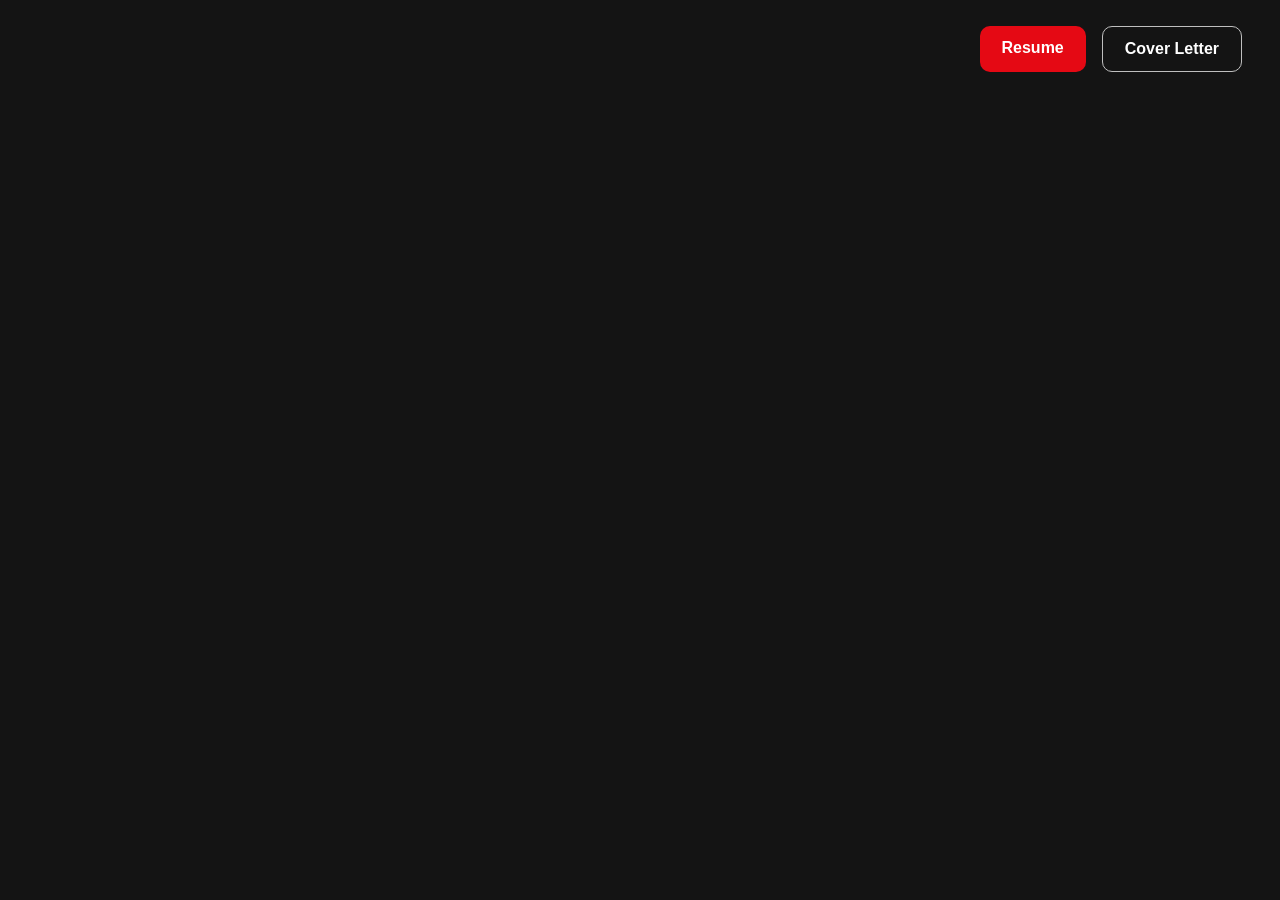
<file: index.html>
<!DOCTYPE html>
<html lang="en">
<head>
  <meta charset="UTF-8" />
  <meta name="viewport" content="width=device-width, initial-scale=1.0" />
  <title>Ibrahim Portfolio</title>
  <link rel="stylesheet" href="style.css" />
</head>
<body class="netflix-home">
  <div class="top-buttons">
    <a href="Abdillahi%20Resume.pdf" target="_blank" class="top-btn">Resume</a>
    <a href="cover-letter.pdf" target="_blank" class="top-btn secondary">Cover Letter</a>
  </div>

  <div class="intro-logo-wrap" id="introLogoWrap">
    <h1 class="intro-logo" id="introLogo">My Portfolio</h1>
  </div>

  <main class="profile-screen hidden" id="profileScreen">
    <h2 class="who-title fade-in">Who’s viewing?</h2>

    <div class="profile-grid">
      <a href="work.html" class="profile-card fade-up" style="animation-delay: 0.1s;">
        <div class="profile-icon red">W</div>
        <span>Work</span>
      </a>

      <a href="about.html" class="profile-card fade-up" style="animation-delay: 0.2s;">
        <div class="profile-icon blue">A</div>
        <span>About</span>
      </a>

      <a href="resume.html" class="profile-card fade-up" style="animation-delay: 0.3s;">
        <div class="profile-icon green">R</div>
        <span>Resume</span>
      </a>

      <a href="education.html" class="profile-card fade-up" style="animation-delay: 0.4s;">
        <div class="profile-icon yellow">E</div>
        <span>Education</span>
      </a>

      <a href="contact.html" class="profile-card fade-up" style="animation-delay: 0.5s;">
        <div class="profile-icon purple">C</div>
        <span>Contact</span>
      </a>

      <a href="capstone-docs.html" class="profile-card fade-up" style="animation-delay: 0.6s;">
    <div class="profile-icon red">D</div>
    <span>Capstone Docs</span>
        
    </div>
  </main>

  <script src="script.js"></script>
</body>
</html>
</file>
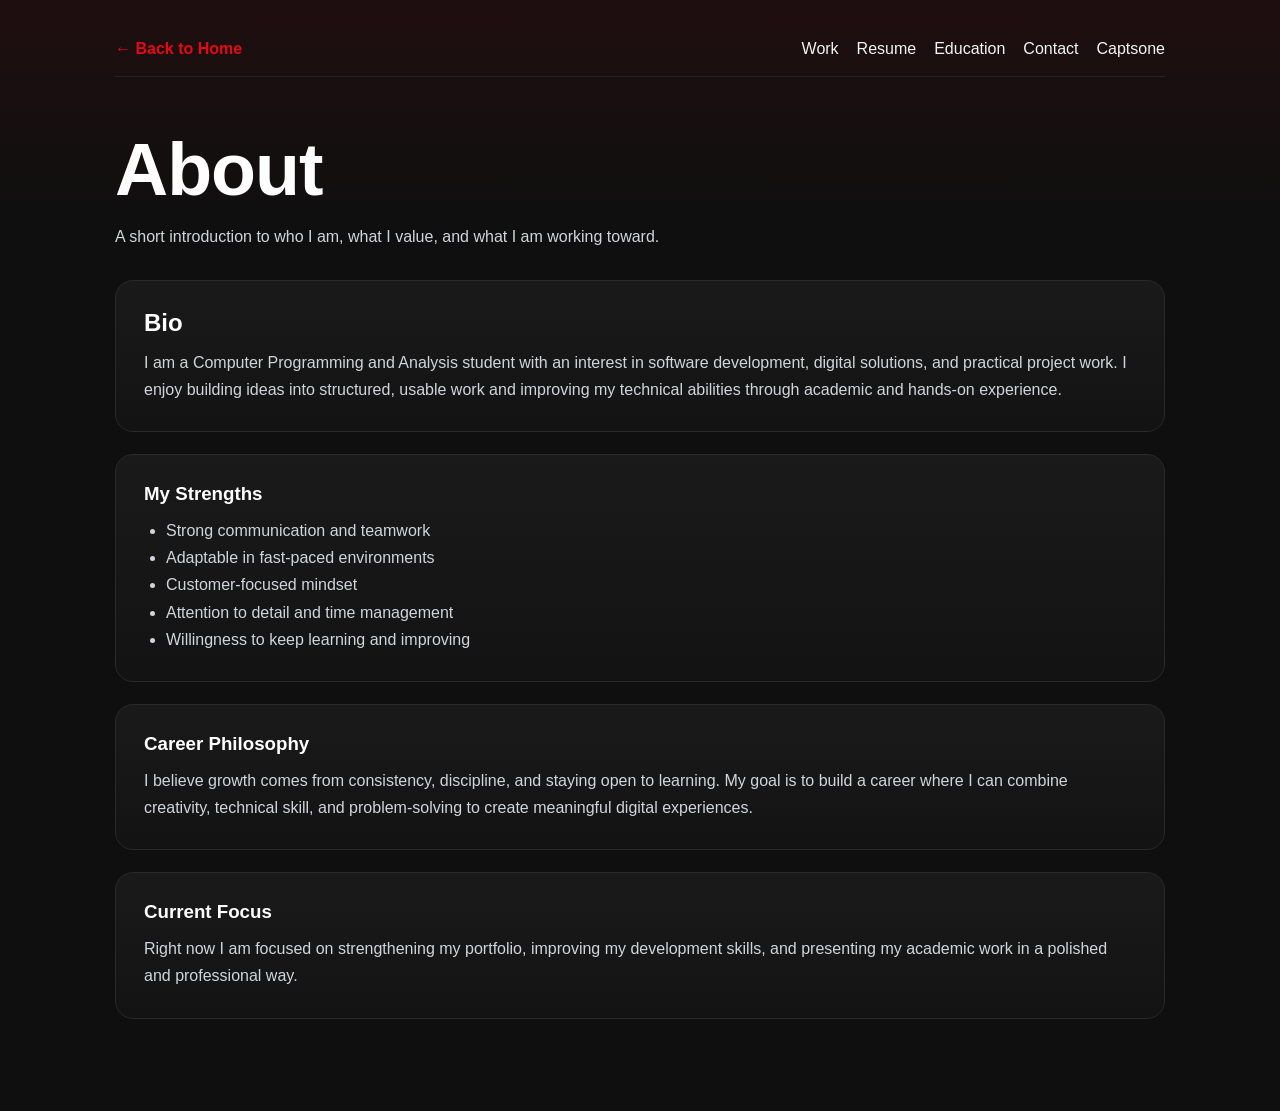
<file: about.html>
<!DOCTYPE html>
<html lang="en">
<head>
  <meta charset="UTF-8" />
  <meta name="viewport" content="width=device-width, initial-scale=1.0" />
  <title>About | My Portfolio</title>
  <link rel="stylesheet" href="style.css" />
</head>
<body class="page">
  <div class="page-container">
    <div class="page-nav">
      <a href="index.html" class="back-link">← Back to Home</a>
      <div class="page-links">
        <a href="work.html">Work</a>
        <a href="resume.html">Resume</a>
        <a href="education.html">Education</a>
        <a href="contact.html">Contact</a>
        <a href="capstone-docs.html" >Captsone</a>
      </div>
    </div>

    <h1 class="fade-in">About</h1>
    <p class="page-intro fade-in">
      A short introduction to who I am, what I value, and what I am working toward.
    </p>

    <div class="page-card fade-up">
      <h2>Bio</h2>
      <p>
        I am a Computer Programming and Analysis student with an interest in software development,
        digital solutions, and practical project work. I enjoy building ideas into structured,
        usable work and improving my technical abilities through academic and hands-on experience.
      </p>
    </div>

    <div class="page-card fade-up" style="animation-delay: 0.1s;">
      <h3>My Strengths</h3>
      <ul>
        <li>Strong communication and teamwork</li>
        <li>Adaptable in fast-paced environments</li>
        <li>Customer-focused mindset</li>
        <li>Attention to detail and time management</li>
        <li>Willingness to keep learning and improving</li>
      </ul>
    </div>

    <div class="page-card fade-up" style="animation-delay: 0.2s;">
      <h3>Career Philosophy</h3>
      <p>
        I believe growth comes from consistency, discipline, and staying open to learning.
        My goal is to build a career where I can combine creativity, technical skill,
        and problem-solving to create meaningful digital experiences.
      </p>
    </div>

    <div class="page-card fade-up" style="animation-delay: 0.3s;">
      <h3>Current Focus</h3>
      <p>
        Right now I am focused on strengthening my portfolio, improving my development skills,
        and presenting my academic work in a polished and professional way.
      </p>
    </div>
  </div>
</body>
</html>
</file>
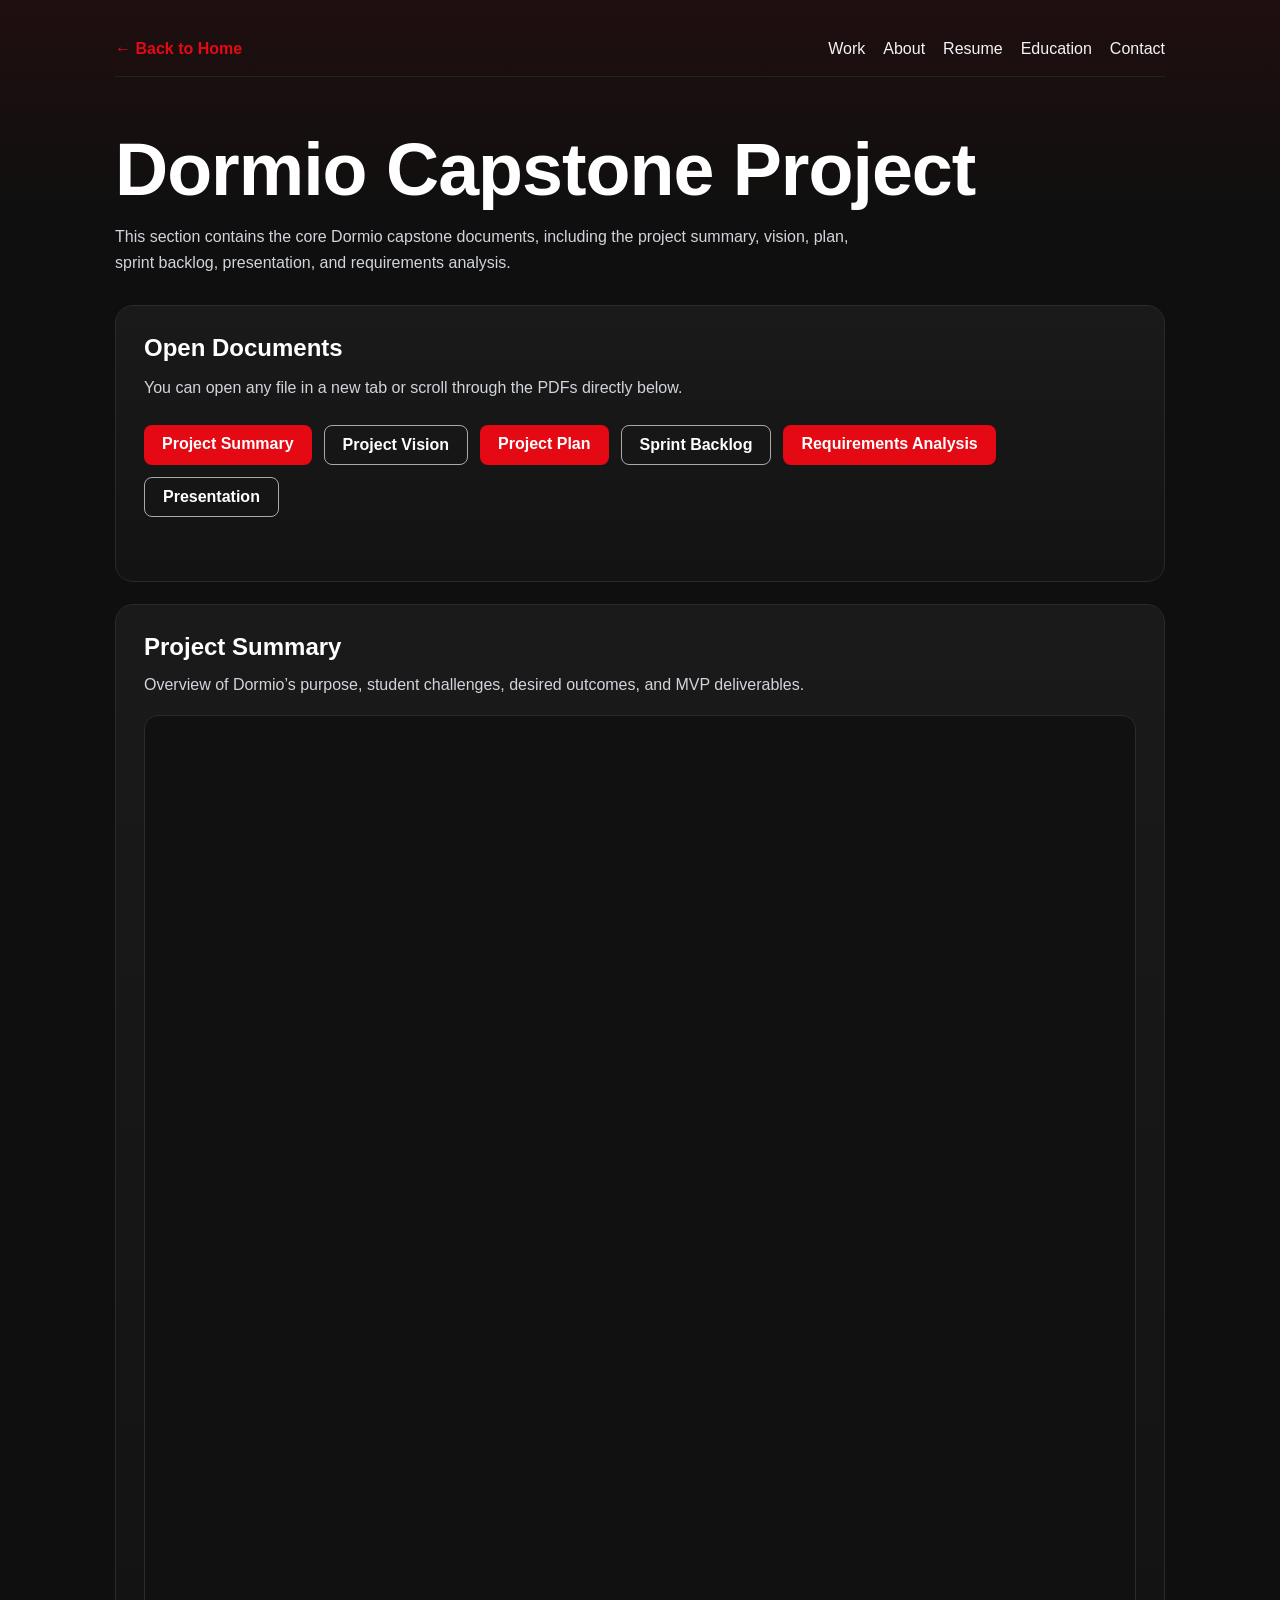
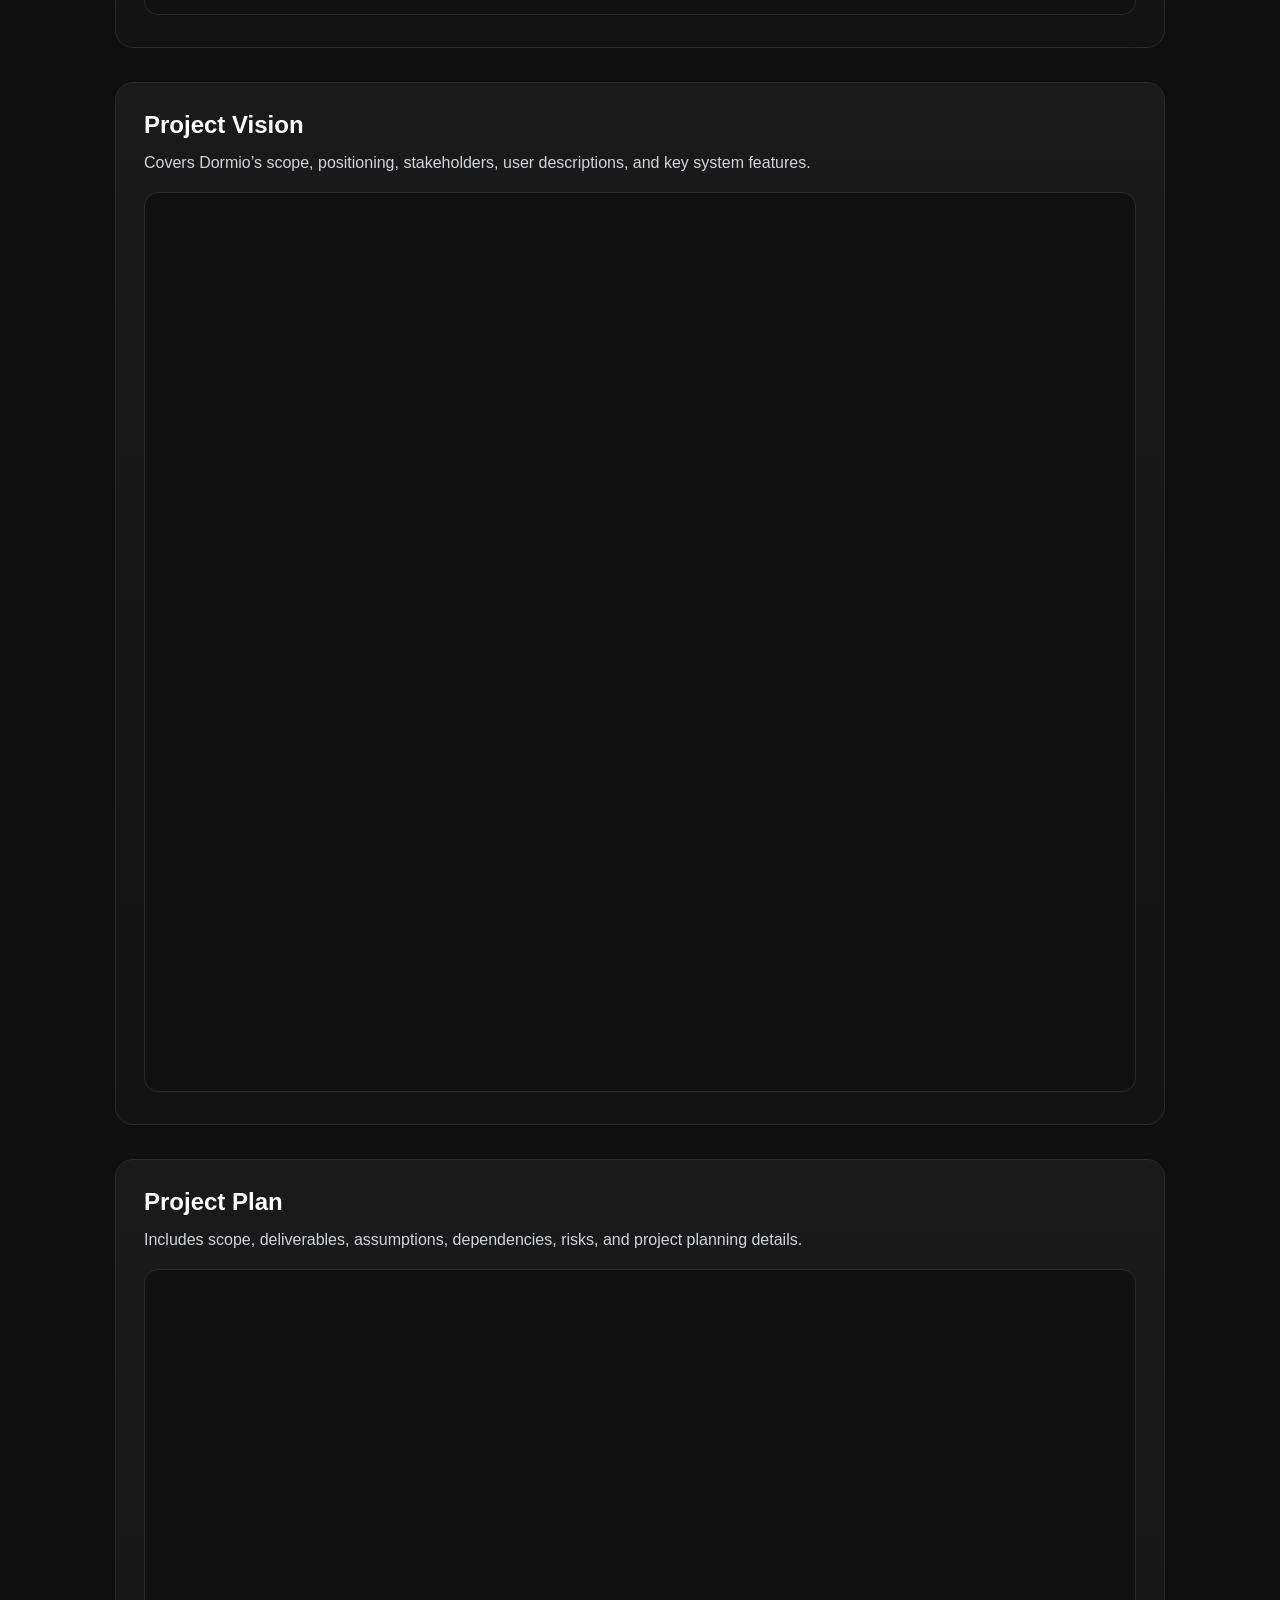
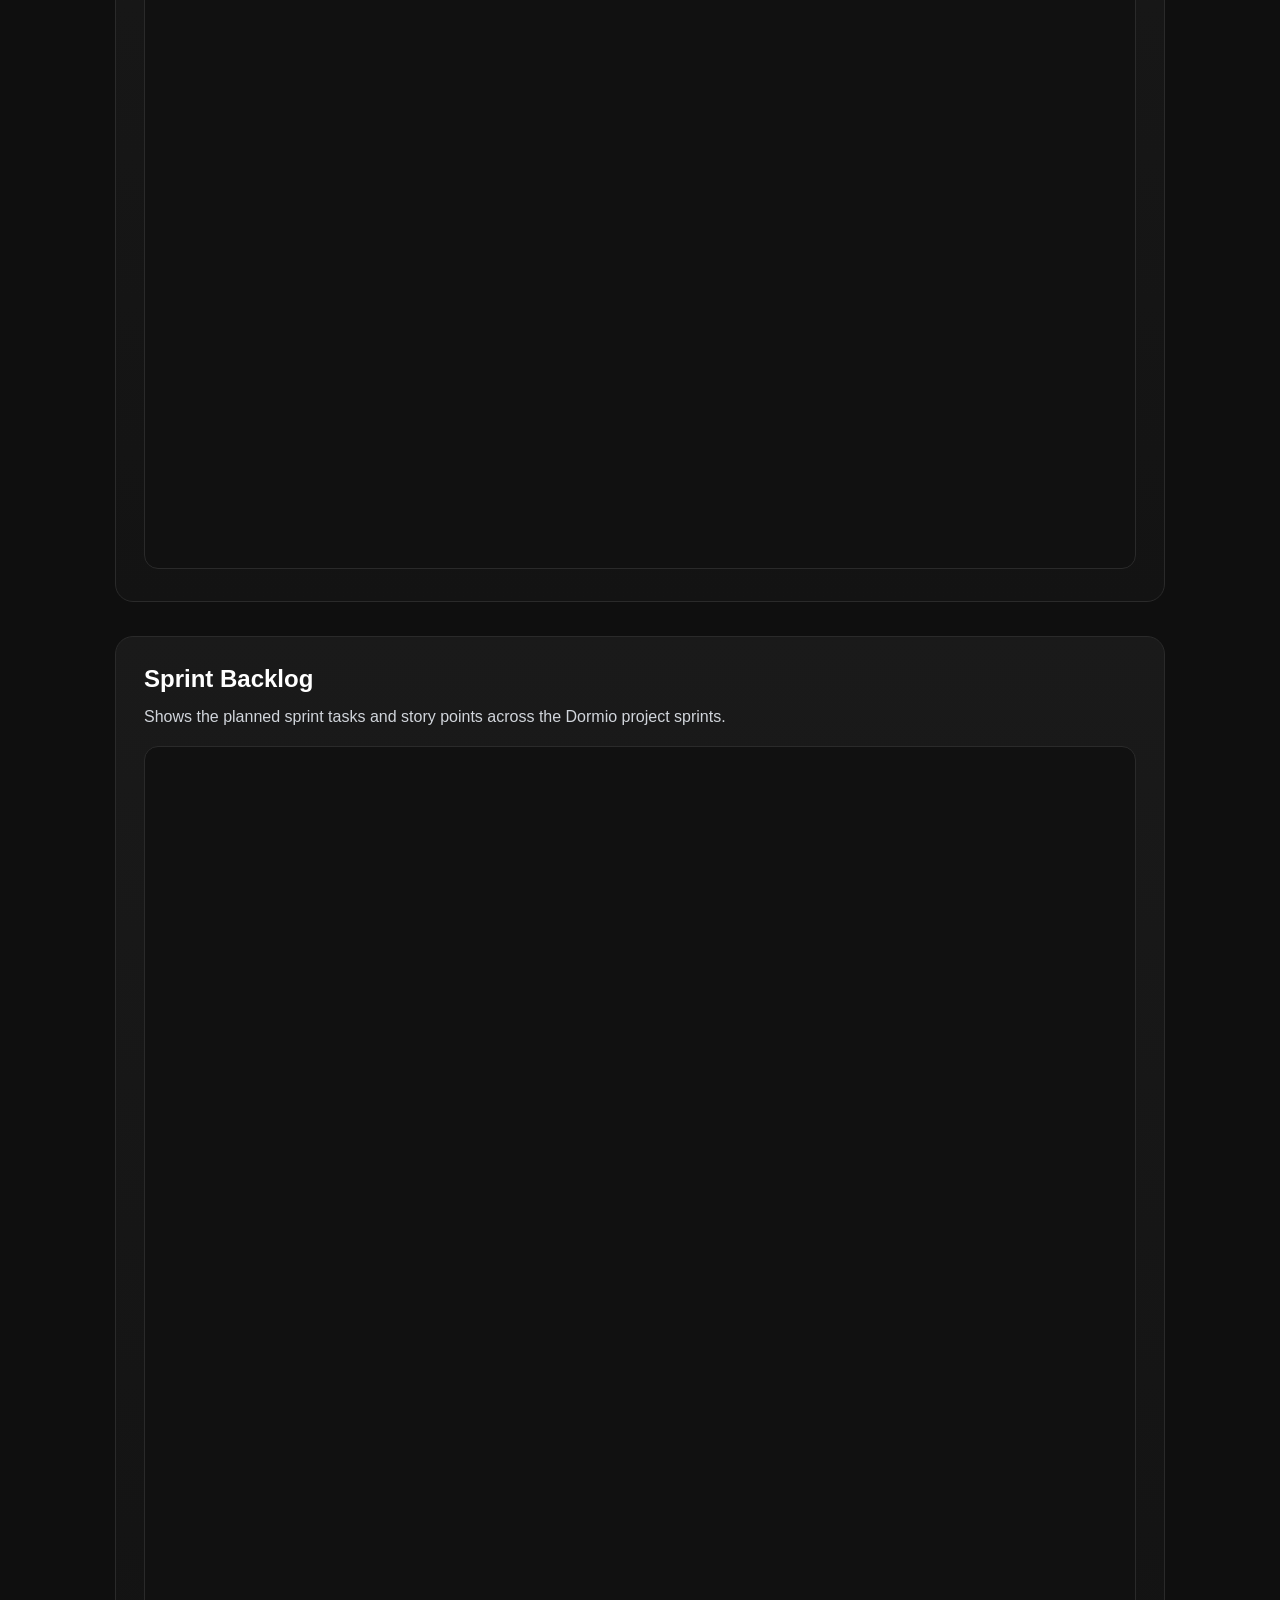
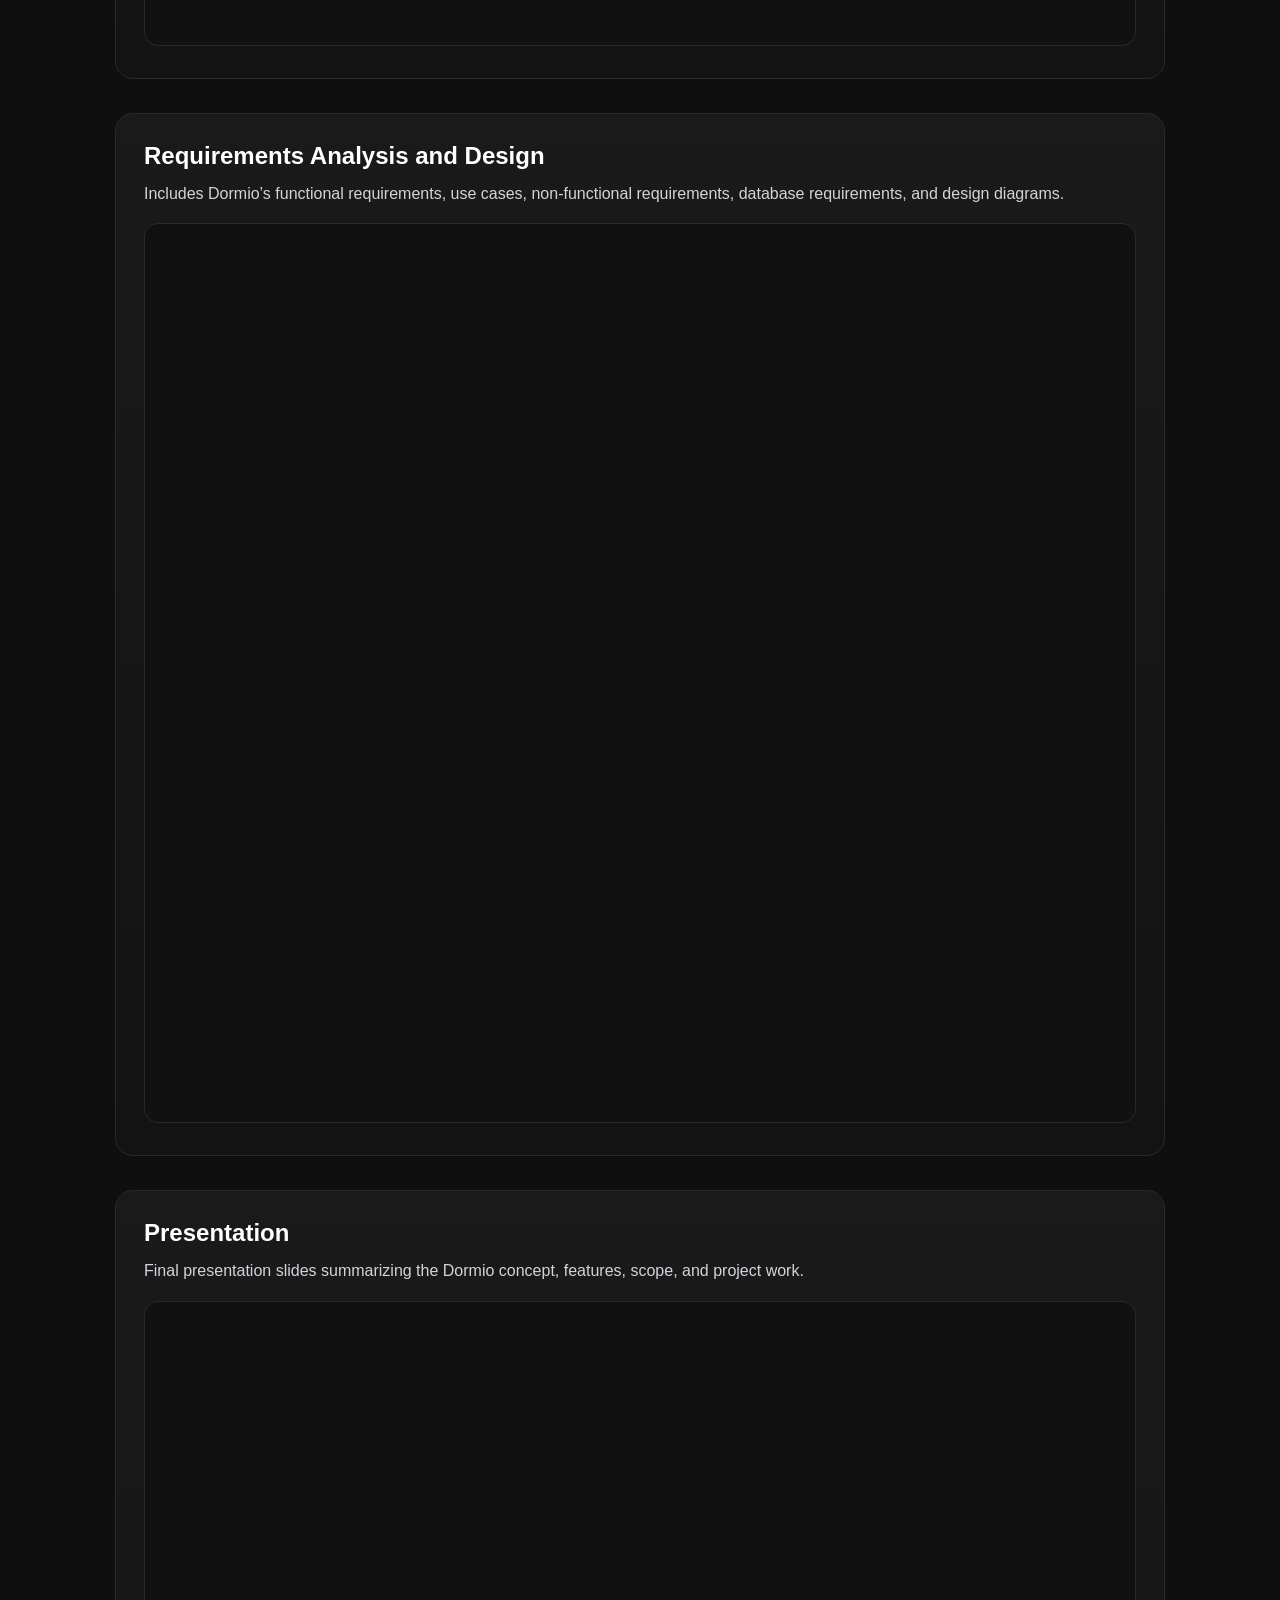
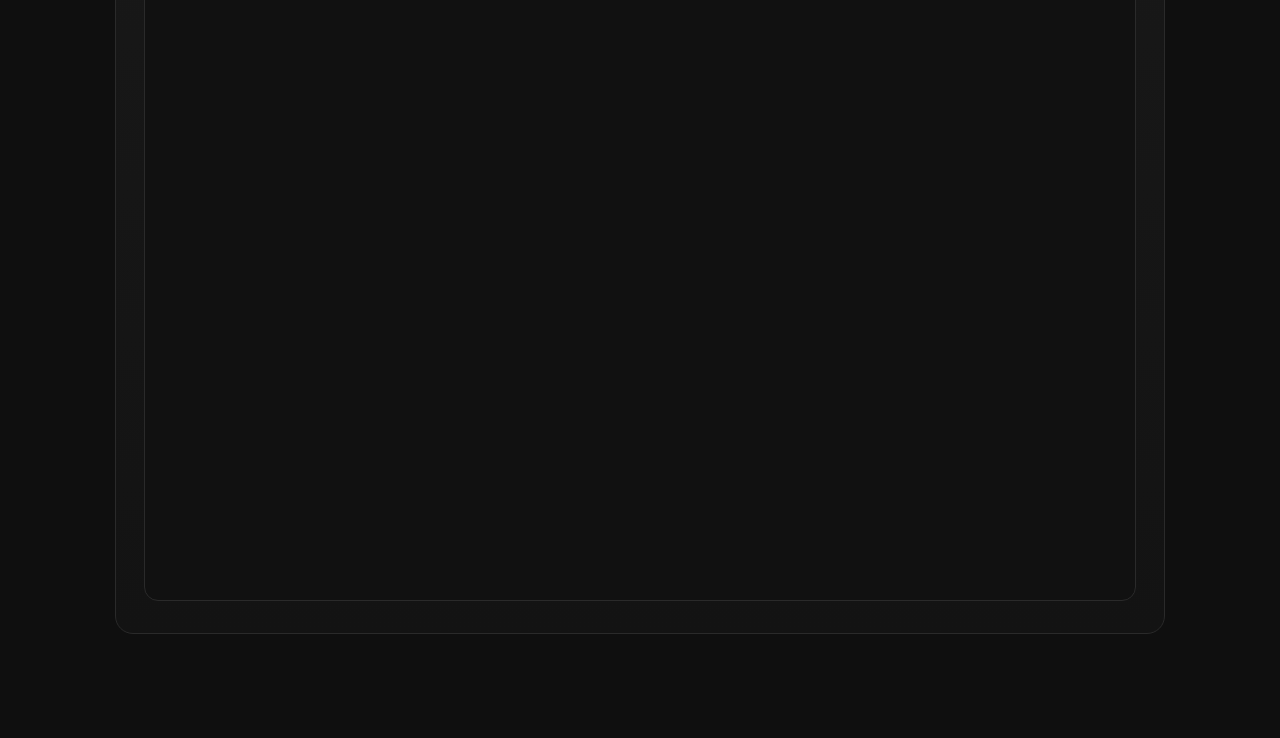
<file: capstone-docs.html>
<!DOCTYPE html>
<html lang="en">
<head>
  <meta charset="UTF-8" />
  <meta name="viewport" content="width=device-width, initial-scale=1.0" />
  <title>Dormio Capstone | Ibrahim Portfolio</title>
  <link rel="stylesheet" href="style.css" />
  <style>
    .capstone-hero {
      margin-bottom: 30px;
    }

    .doc-button-row {
      display: flex;
      flex-wrap: wrap;
      gap: 12px;
      margin: 24px 0 36px;
    }

    .doc-button {
      display: inline-block;
      padding: 10px 18px;
      border-radius: 8px;
      text-decoration: none;
      font-weight: 700;
      background: #e50914;
      color: #fff;
      transition: 0.25s ease;
    }

    .doc-button:hover {
      opacity: 0.9;
      transform: translateY(-2px);
    }

    .doc-button.secondary {
      background: transparent;
      border: 1px solid #aaa;
      color: #fff;
    }

    .doc-section {
      margin-bottom: 34px;
    }

    .doc-section h2 {
      margin-bottom: 10px;
    }

    .doc-section p {
      color: #d1d5db;
      margin-bottom: 16px;
      line-height: 1.7;
    }

    .pdf-frame {
      width: 100%;
      height: 900px;
      border: 1px solid #2a2a2a;
      border-radius: 14px;
      background: #111;
    }

    @media (max-width: 768px) {
      .pdf-frame {
        height: 650px;
      }
    }
  </style>
</head>
<body class="page">
  <div class="page-container">
    <div class="page-nav">
      <a href="index.html" class="back-link">← Back to Home</a>
      <div class="page-links">
        <a href="work.html">Work</a>
        <a href="about.html">About</a>
        <a href="resume.html">Resume</a>
        <a href="education.html">Education</a>
        <a href="contact.html">Contact</a>
      </div>
    </div>

    <div class="capstone-hero">
      <h1 class="fade-in">Dormio Capstone Project</h1>
      <p class="page-intro fade-in">
        This section contains the core Dormio capstone documents, including the project summary,
        vision, plan, sprint backlog, presentation, and requirements analysis.
      </p>
    </div>

    <div class="page-card fade-up">
      <h2>Open Documents</h2>
      <p>
        You can open any file in a new tab or scroll through the PDFs directly below.
      </p>

      <div class="doc-button-row">
        <a href="ProjectSummary.pdf" target="_blank" class="doc-button">Project Summary</a>
        <a href="F24_T12-Project_Vision.docx.pdf" target="_blank" class="doc-button secondary">Project Vision</a>
        <a href="F24-T12-Project Plan.docx.pdf" target="_blank" class="doc-button">Project Plan</a>
        <a href="F24-T12-Sprint Backlog.pdf" target="_blank" class="doc-button secondary">Sprint Backlog</a>
        <a href="F24_T12_Requirements Analysis and Design.docx.pdf" target="_blank" class="doc-button">Requirements Analysis</a>
        <a href="F24-T12-Dormio-Presentation.pdf" target="_blank" class="doc-button secondary">Presentation</a>
      </div>
    </div>

    <div class="page-card fade-up doc-section" style="animation-delay: 0.1s;">
      <h2>Project Summary</h2>
      <p>
        Overview of Dormio’s purpose, student challenges, desired outcomes, and MVP deliverables.
      </p>
      <iframe
        class="pdf-frame"
        src="ProjectSummary.pdf"
        title="Project Summary PDF">
      </iframe>
    </div>

    <div class="page-card fade-up doc-section" style="animation-delay: 0.2s;">
      <h2>Project Vision</h2>
      <p>
        Covers Dormio’s scope, positioning, stakeholders, user descriptions, and key system features.
      </p>
      <iframe
        class="pdf-frame"
        src="F24_T12-Project_Vision.docx.pdf"
        title="Project Vision PDF">
      </iframe>
    </div>

    <div class="page-card fade-up doc-section" style="animation-delay: 0.3s;">
      <h2>Project Plan</h2>
      <p>
        Includes scope, deliverables, assumptions, dependencies, risks, and project planning details.
      </p>
      <iframe
        class="pdf-frame"
        src="F24-T12-Project Plan.docx.pdf"
        title="Project Plan PDF">
      </iframe>
    </div>

    <div class="page-card fade-up doc-section" style="animation-delay: 0.4s;">
      <h2>Sprint Backlog</h2>
      <p>
        Shows the planned sprint tasks and story points across the Dormio project sprints.
      </p>
      <iframe
        class="pdf-frame"
        src="F24-T12-Sprint Backlog.pdf"
        title="Sprint Backlog PDF">
      </iframe>
    </div>

    <div class="page-card fade-up doc-section" style="animation-delay: 0.5s;">
      <h2>Requirements Analysis and Design</h2>
      <p>
        Includes Dormio’s functional requirements, use cases, non-functional requirements,
        database requirements, and design diagrams.
      </p>
      <iframe
        class="pdf-frame"
        src="F24_T12_Requirements Analysis and Design.docx.pdf"
        title="Requirements Analysis and Design PDF">
      </iframe>
    </div>

    <div class="page-card fade-up doc-section" style="animation-delay: 0.6s;">
      <h2>Presentation</h2>
      <p>
        Final presentation slides summarizing the Dormio concept, features, scope, and project work.
      </p>
      <iframe
        class="pdf-frame"
        src="F24-T12-Dormio-Presentation.pdf"
        title="Dormio Presentation PDF">
      </iframe>
    </div>
  </div>
</body>
</html>
</file>
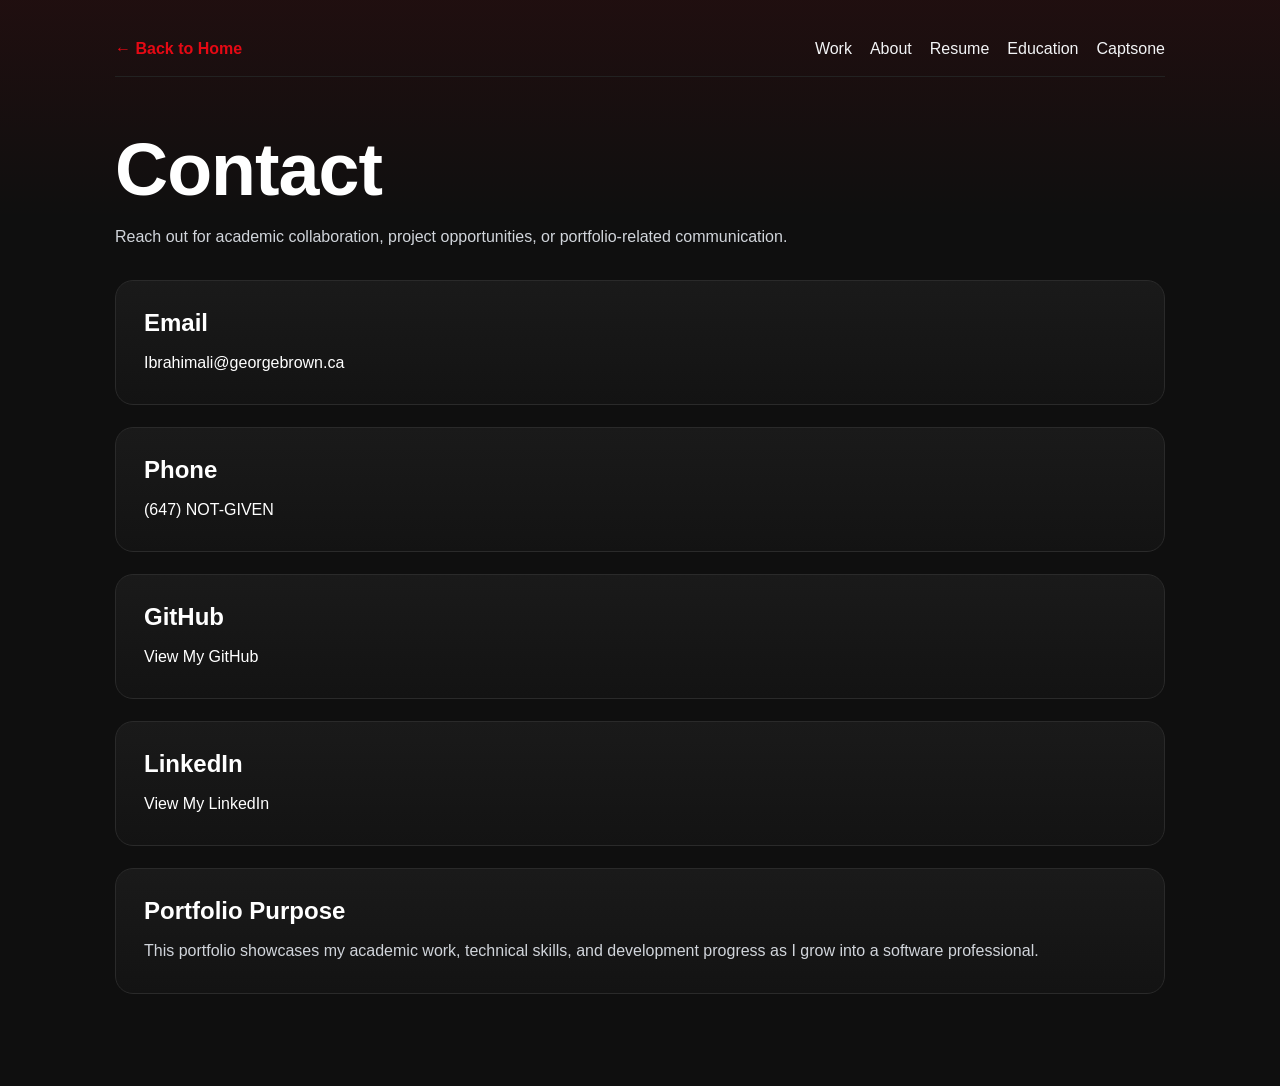
<file: contact.html>
<!DOCTYPE html>
<html lang="en">
<head>
  <meta charset="UTF-8" />
  <meta name="viewport" content="width=device-width, initial-scale=1.0" />
  <title>Contact | My Portfolio</title>
  <link rel="stylesheet" href="style.css" />
</head>

<body class="page">
  <div class="page-container">

   
    <div class="page-nav">
      <a href="index.html" class="back-link">← Back to Home</a>
      <div class="page-links">
        <a href="work.html">Work</a>
        <a href="about.html">About</a>
        <a href="resume.html">Resume</a>
        <a href="education.html">Education</a>
        <a href="capstone-docs.html" >Captsone</a>
      </div>
    </div>


    <h1 class="fade-in">Contact</h1>

    <p class="page-intro fade-in">
      Reach out for academic collaboration, project opportunities, or portfolio-related communication.
    </p>

   
    <div class="page-card fade-up">
      <h2>Email</h2>
      <p>
        <a href="mailto:Ibrahimali@georgebrown.ca" class="contact-link">
          Ibrahimali@georgebrown.ca
        </a>
      </p>
    </div>

    <!-- PHONE -->
    <div class="page-card fade-up" style="animation-delay: 0.1s;">
      <h2>Phone</h2>
      <p>
        <a href="tel:+1647NOTGIVEN" class="contact-link">
          (647) NOT-GIVEN
        </a>
      </p>
    </div>

   
    <div class="page-card fade-up" style="animation-delay: 0.2s;">
      <h2>GitHub</h2>
      <p>
        <a href="https://github.com/Ibazone" target="_blank" class="contact-link">
          View My GitHub
        </a>
      </p>
    </div>

    <div class="page-card fade-up" style="animation-delay: 0.3s;">
      <h2>LinkedIn</h2>
      <p>
        <a href="https://www.linkedin.com/in/ibrahim-abdillahi-0577b5237/" target="_blank" class="contact-link">
          View My LinkedIn
        </a>
      </p>
    </div>

   
    <div class="page-card fade-up" style="animation-delay: 0.4s;">
      <h2>Portfolio Purpose</h2>
      <p>
        This portfolio showcases my academic work, technical skills, and development
        progress as I grow into a software professional.
      </p>
    </div>

  </div>
</body>
</html>
</file>
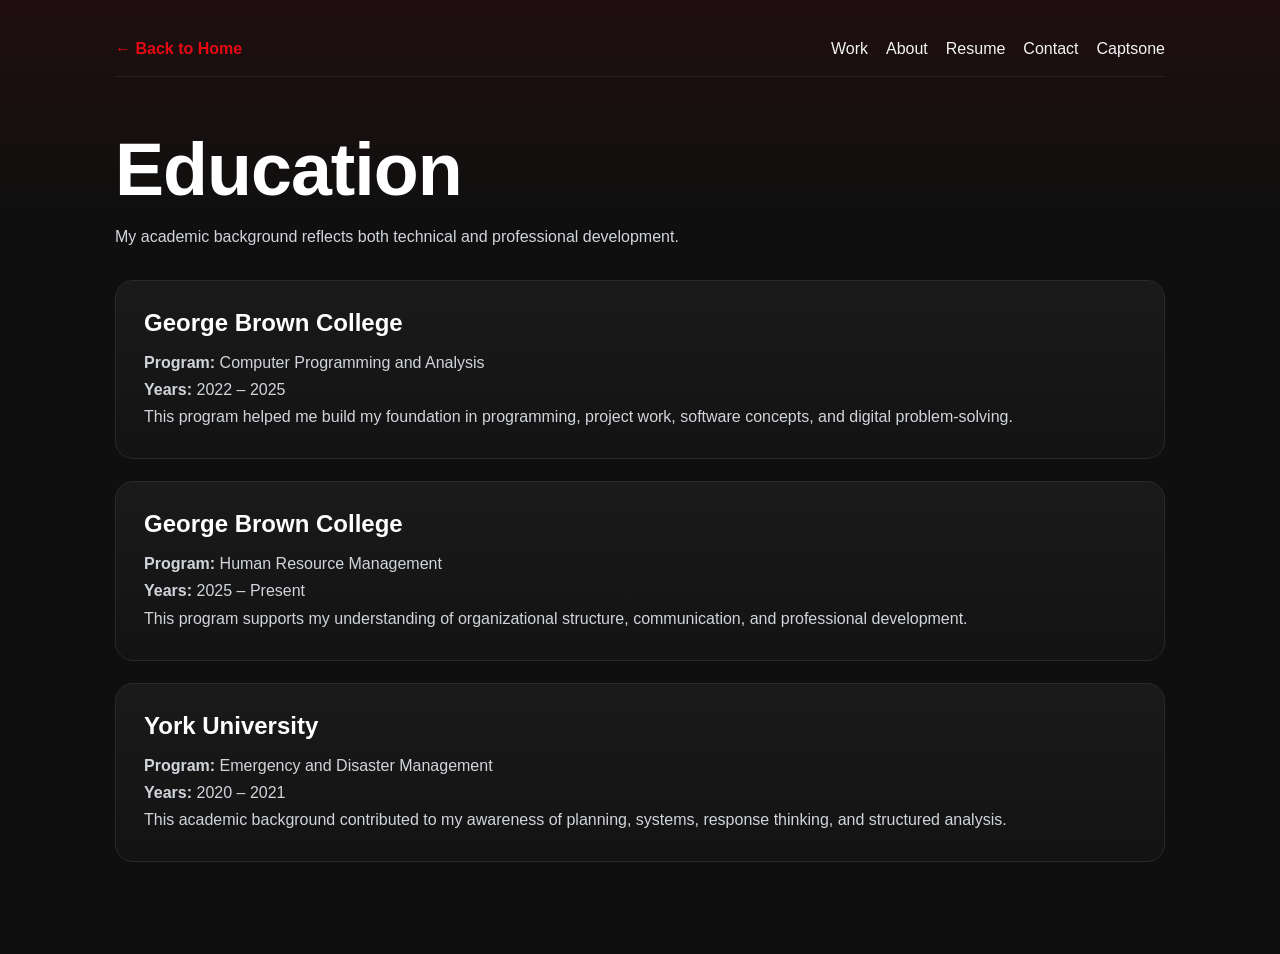
<file: education.html>
<!DOCTYPE html>
<html lang="en">
<head>
  <meta charset="UTF-8" />
  <meta name="viewport" content="width=device-width, initial-scale=1.0" />
  <title>Education | My Portfolio</title>
  <link rel="stylesheet" href="style.css" />
</head>
<body class="page">
  <div class="page-container">
    <div class="page-nav">
      <a href="index.html" class="back-link">← Back to Home</a>
      <div class="page-links">
        <a href="work.html">Work</a>
        <a href="about.html">About</a>
        <a href="resume.html">Resume</a>
        <a href="contact.html">Contact</a>
          <a href="capstone-docs.html" >Captsone</a>
      </div>
    </div>

    <h1 class="fade-in">Education</h1>
    <p class="page-intro fade-in">
      My academic background reflects both technical and professional development.
    </p>

    <div class="page-card fade-up">
      <h2>George Brown College</h2>
      <p><strong>Program:</strong> Computer Programming and Analysis</p>
      <p><strong>Years:</strong> 2022 – 2025</p>
      <p>
        This program helped me build my foundation in programming, project work,
        software concepts, and digital problem-solving.
      </p>
    </div>

    <div class="page-card fade-up" style="animation-delay: 0.1s;">
      <h2>George Brown College</h2>
      <p><strong>Program:</strong> Human Resource Management</p>
      <p><strong>Years:</strong> 2025 – Present</p>
      <p>
        This program supports my understanding of organizational structure,
        communication, and professional development.
      </p>
    </div>

    <div class="page-card fade-up" style="animation-delay: 0.2s;">
      <h2>York University</h2>
      <p><strong>Program:</strong> Emergency and Disaster Management</p>
      <p><strong>Years:</strong> 2020 – 2021</p>
      <p>
        This academic background contributed to my awareness of planning,
        systems, response thinking, and structured analysis.
      </p>
    </div>
  </div>
</body>
</html>
</file>
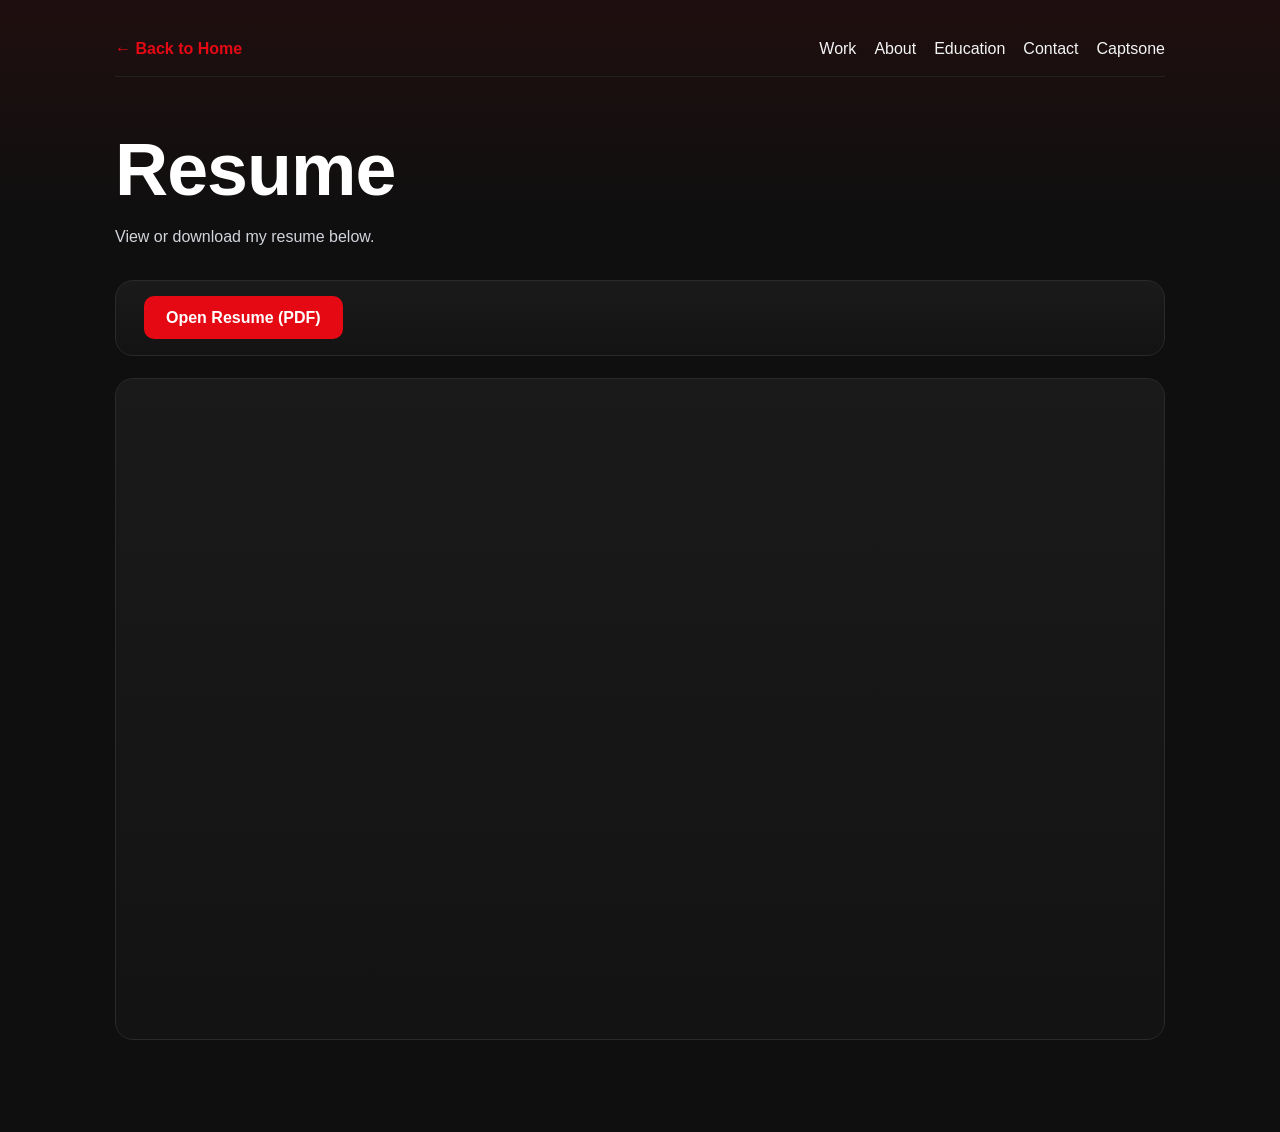
<file: resume.html>
<!DOCTYPE html>
<html lang="en">
<head>
  <meta charset="UTF-8" />
  <meta name="viewport" content="width=device-width, initial-scale=1.0"/>
  <title>Resume | My Portfolio</title>
  <link rel="stylesheet" href="style.css" />
</head>

<body class="page">
  <div class="page-container">

    <!-- NAV -->
    <div class="page-nav">
      <a href="index.html" class="back-link">← Back to Home</a>
      <div class="page-links">
        <a href="work.html">Work</a>
        <a href="about.html">About</a>
        <a href="education.html">Education</a>
        <a href="contact.html">Contact</a>
        <a href="capstone-docs.html" >Captsone</a>
      </div>
    </div>

    <h1 class="fade-in">Resume</h1>

    <p class="page-intro fade-in">
      View or download my resume below.
    </p>

    <!-- BUTTON -->
    <div class="page-card fade-up">
      <a href="Abdillahi%20Resume.pdf" target="_blank" class="top-btn">
        Open Resume (PDF)
      </a>
    </div>

    <!-- OPTIONAL: EMBED PDF -->
    <div class="page-card fade-up" style="margin-top: 20px;">
      <iframe 
        src="Abdillahi%20Resume.pdf" 
        width="100%" 
        height="600px"
        style="border: none;">
      </iframe>
    </div>

  </div>
</body>
</html>
</file>
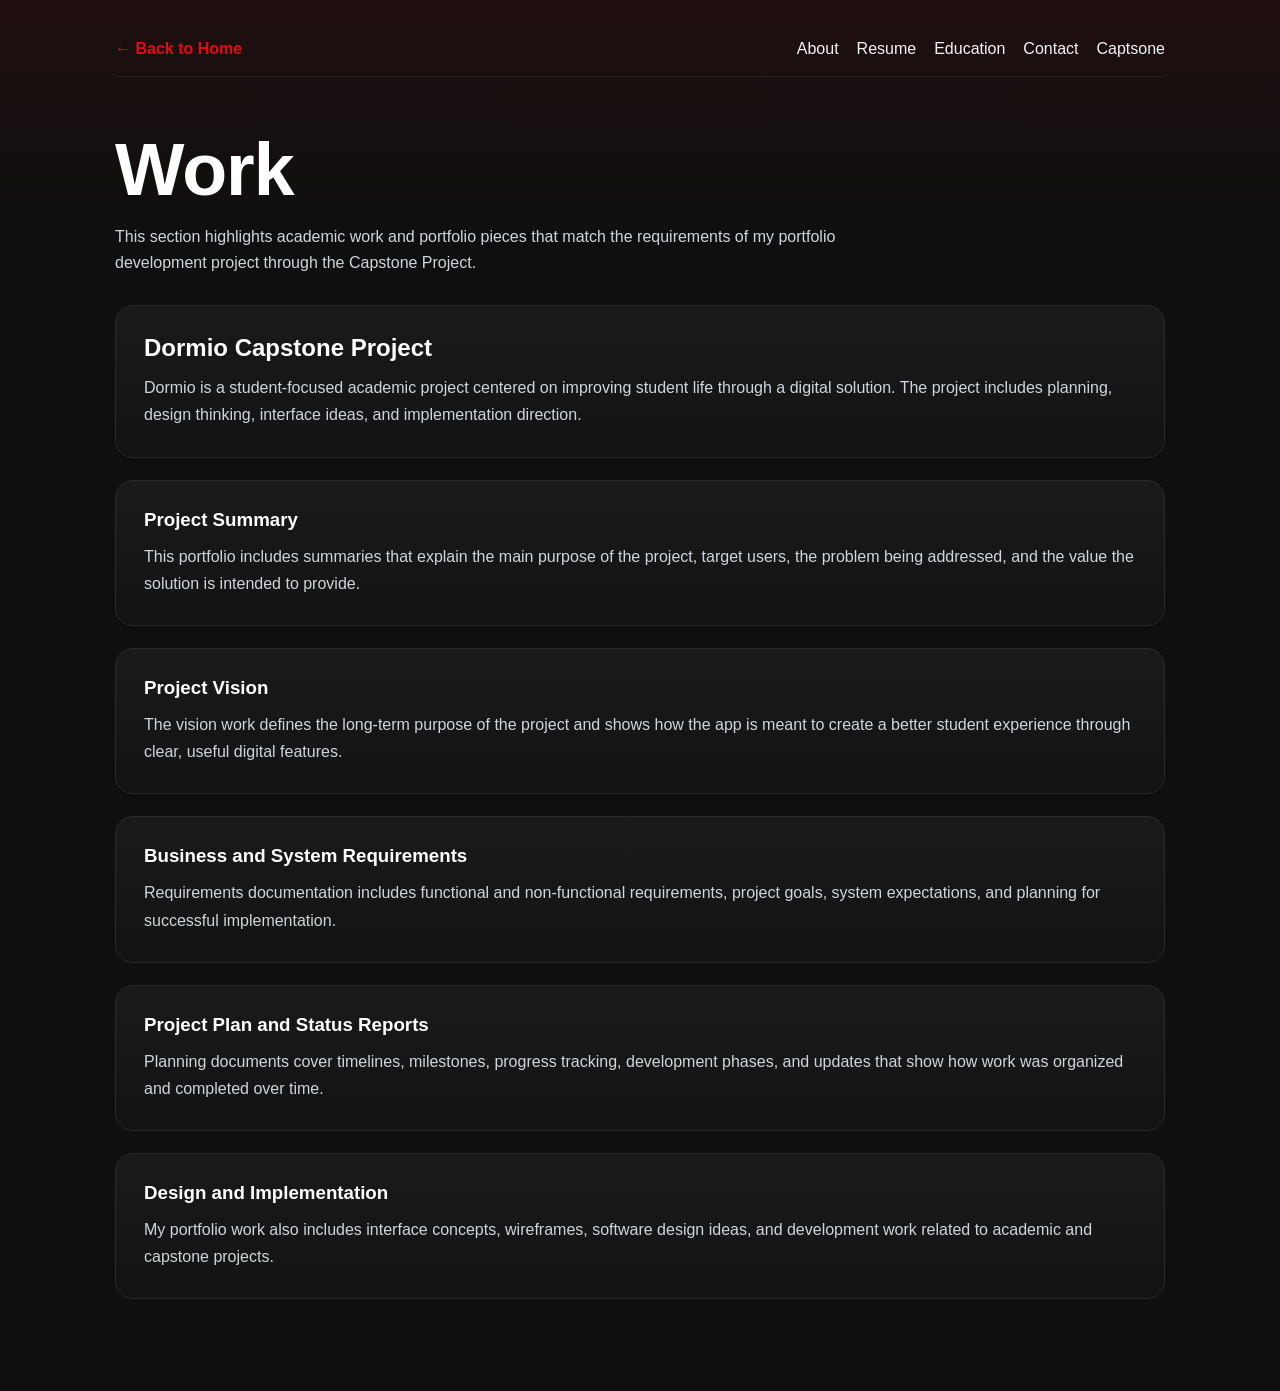
<file: work.html>
<!DOCTYPE html>
<html lang="en">
<head>
  <meta charset="UTF-8" />
  <meta name="viewport" content="width=device-width, initial-scale=1.0" />
  <title>Work | My Portfolio</title>
  <link rel="stylesheet" href="style.css" />
</head>
<body class="page">
  <div class="page-container">
    <div class="page-nav">
      <a href="index.html" class="back-link">← Back to Home</a>
      <div class="page-links">
        <a href="about.html">About</a>
        <a href="resume.html">Resume</a>
        <a href="education.html">Education</a>
        <a href="contact.html">Contact</a>
        <a href="capstone-docs.html">Captsone</a>
 

      </div>
    </div>

    <h1 class="fade-in">Work</h1>
    <p class="page-intro fade-in">
      This section highlights academic work and portfolio pieces that match the requirements of my portfolio development project through the Capstone Project.
    </p>

    <div class="page-card fade-up">
      <h2>Dormio Capstone Project</h2>
      <p>
        Dormio is a student-focused academic project centered on improving student life through a digital solution.
        The project includes planning, design thinking, interface ideas, and implementation direction.
      </p>
    </div>

    <div class="page-card fade-up" style="animation-delay: 0.1s;">
      <h3>Project Summary</h3>
      <p>
        This portfolio includes summaries that explain the main purpose of the project, target users,
        the problem being addressed, and the value the solution is intended to provide.
      </p>
    </div>

    <div class="page-card fade-up" style="animation-delay: 0.2s;">
      <h3>Project Vision</h3>
      <p>
        The vision work defines the long-term purpose of the project and shows how the app is meant
        to create a better student experience through clear, useful digital features.
      </p>
    </div>

    <div class="page-card fade-up" style="animation-delay: 0.3s;">
      <h3>Business and System Requirements</h3>
      <p>
        Requirements documentation includes functional and non-functional requirements,
        project goals, system expectations, and planning for successful implementation.
      </p>
    </div>

    <div class="page-card fade-up" style="animation-delay: 0.4s;">
      <h3>Project Plan and Status Reports</h3>
      <p>
        Planning documents cover timelines, milestones, progress tracking, development phases,
        and updates that show how work was organized and completed over time.
      </p>
    </div>

    <div class="page-card fade-up" style="animation-delay: 0.5s;">
      <h3>Design and Implementation</h3>
      <p>
        My portfolio work also includes interface concepts, wireframes, software design ideas,
        and development work related to academic and capstone projects.
      </p>
    </div>
  </div>
</body>
</html>
</file>
<file: style.css>
* {
  margin: 0;
  padding: 0;
  box-sizing: border-box;
}

html {
  scroll-behavior: smooth;
}

body {
  font-family: Arial, Helvetica, sans-serif;
  color: white;
}


.netflix-home {
  min-height: 100vh;
  background: #141414;
  overflow: hidden;
  position: relative;
}

.intro-logo-wrap {
  position: fixed;
  inset: 0;
  display: flex;
  align-items: center;
  justify-content: center;
  background: #000;
  z-index: 20;
  animation: introFadeOut 0.8s ease 2.6s forwards;
}

.intro-logo {
  color: #e50914;
  font-size: clamp(2.8rem, 9vw, 7rem);
  font-weight: 900;
  letter-spacing: 0.18em;
  text-shadow: 0 0 30px rgba(229, 9, 20, 0.25);
  transform: scale(0.7);
  opacity: 0;
  animation: logoReveal 2.2s ease forwards;
}

.profile-screen {
  min-height: 100vh;
  display: flex;
  flex-direction: column;
  justify-content: center;
  text-align: center;
  padding: 40px 20px;
  background: #141414;
}

.hidden {
  opacity: 0;
  pointer-events: none;
}

.show {
  opacity: 1;
  pointer-events: auto;
  transition: opacity 0.7s ease;
}

.who-title {
  font-size: clamp(2rem, 5vw, 3.5rem);
  font-weight: 500;
  margin-bottom: 45px;
  color: #ffffff;
}

.profile-grid {
  display: flex;
  justify-content: center;
  flex-wrap: wrap;
  gap: 28px;
}

.profile-card {
  text-decoration: none;
  color: #808080;
  display: flex;
  flex-direction: column;
  align-items: center;
  transition: transform 0.25s ease, color 0.25s ease;
}

.profile-card:hover {
  transform: scale(1.08);
  color: #ffffff;
}

.profile-icon {
  width: 150px;
  height: 150px;
  border-radius: 10px;
  display: flex;
  align-items: center;
  justify-content: center;
  font-size: 3.2rem;
  font-weight: bold;
  margin-bottom: 14px;
  border: 3px solid transparent;
  transition: border 0.25s ease, transform 0.25s ease, box-shadow 0.25s ease;
}

.profile-card:hover .profile-icon {
  border-color: #ffffff;
  transform: translateY(-4px);
  box-shadow: 0 18px 32px rgba(0, 0, 0, 0.4);
}

.profile-card span {
  font-size: 1rem;
  font-weight: 600;
}

.red { background: linear-gradient(135deg, #e50914, #b20710); }
.blue { background: linear-gradient(135deg, #2563eb, #1d4ed8); }
.green { background: linear-gradient(135deg, #16a34a, #15803d); }
.yellow { background: linear-gradient(135deg, #f59e0b, #d97706); }
.purple { background: linear-gradient(135deg, #9333ea, #7e22ce); }


.page {
  min-height: 100vh;
  background:
    linear-gradient(to bottom, rgba(229, 9, 20, 0.08), transparent 220px),
    #0f0f0f;
  padding: 40px 20px 70px;
}

.page-container {
  max-width: 1050px;
  margin: 0 auto;
}

.page-nav {
  display: flex;
  justify-content: space-between;
  align-items: center;
  gap: 20px;
  flex-wrap: wrap;
  margin-bottom: 50px;
  padding-bottom: 18px;
  border-bottom: 1px solid #222;
}

.page-links {
  display: flex;
  gap: 18px;
  flex-wrap: wrap;
}

.page-links a,
.back-link {
  color: #f3f4f6;
  text-decoration: none;
  transition: color 0.25s ease;
}

.back-link {
  color: #e50914;
  font-weight: bold;
}

.page-links a:hover,
.back-link:hover,
.contact-link:hover {
  color: #e50914;
}

.page h1 {
  font-size: clamp(2.4rem, 6vw, 4.6rem);
  margin-bottom: 12px;
  font-weight: 800;
  letter-spacing: -1px;
}

.page-intro {
  max-width: 760px;
  color: #d1d5db;
  line-height: 1.6;
  margin-bottom: 30px;
}

.page-card {
  background: linear-gradient(180deg, #1a1a1a, #131313);
  border: 1px solid #2a2a2a;
  border-radius: 18px;
  padding: 28px;
  margin-bottom: 22px;
  transition: transform 0.25s ease, border-color 0.25s ease, box-shadow 0.25s ease;
}

.page-card:hover {
  transform: translateY(-5px);
  border-color: #e50914;
  box-shadow: 0 12px 24px rgba(0, 0, 0, 0.22);
}

.page-card h2,
.page-card h3 {
  margin-bottom: 12px;
  color: #ffffff;
}

.page-card p,
.page-card li {
  color: #d1d5db;
  line-height: 1.7;
}

.page-card ul {
  padding-left: 22px;
}

.contact-link {
  color: #ffffff;
  text-decoration: none;
  word-break: break-word;
}


.fade-in {
  opacity: 0;
  animation: fadeIn 0.8s ease forwards;
}

.fade-up {
  opacity: 0;
  transform: translateY(28px);
  animation: fadeUp 0.8s ease forwards;
}

@keyframes logoReveal {
  0% { opacity: 0; transform: scale(0.65); letter-spacing: 0.45em; }
  45% { opacity: 1; transform: scale(1); letter-spacing: 0.22em; }
  100% { opacity: 1; transform: scale(1.05); letter-spacing: 0.18em; }
}

@keyframes introFadeOut {
  to { opacity: 0; visibility: hidden; }
}

@keyframes fadeIn {
  to { opacity: 1; }
}

@keyframes fadeUp {
  to { opacity: 1; transform: translateY(0); }
}


@media (max-width: 768px) {
  .profile-icon {
    width: 110px;
    height: 110px;
    font-size: 2.2rem;
  }

  .page-nav {
    flex-direction: column;
    align-items: flex-start;
  }

  .page-links {
    gap: 12px;
  }
}


.top-buttons {
  position: absolute;
  top: 26px;
  right: 38px;
  z-index: 30;
  display: flex;
  gap: 16px;
}

.top-btn {
  background: #e50914;
  color: #fff;
  padding: 13px 22px;
  border-radius: 10px;
  font-size: 16px;
  font-weight: 700;
  text-decoration: none;
  border: none;
  transition: 0.2s ease;
}

.top-btn:hover {
  opacity: 0.9;
}

.top-btn.secondary {
  background: transparent;
  border: 1.5px solid #bfbfbf;
  color: #fff;
}

.top-btn.secondary:hover {
  background: rgba(255, 255, 255, 0.06);
}
</file>
